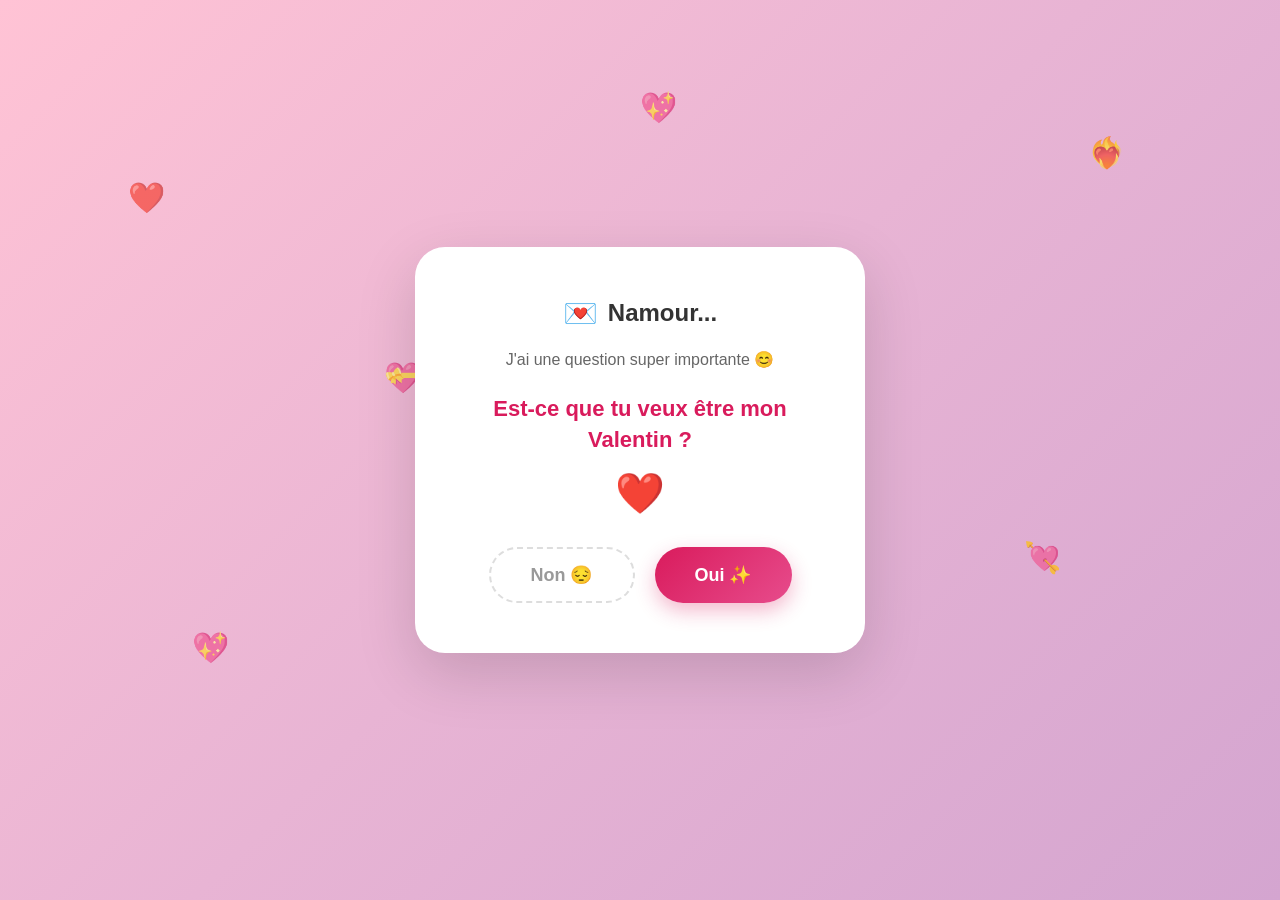
<file: index.html>
<!DOCTYPE html>
<html lang="fr">
<head>
    <meta charset="UTF-8">
    <meta name="viewport" content="width=device-width, initial-scale=1.0">
    <title>Namour ❤️</title>
    <link rel="stylesheet" href="style.css">
    
</head>
<body>
    <!-- Cœurs flottants -->
    <div class="heart">❤️</div>
    <div class="heart">❤️‍🔥</div>
    <div class="heart">💖</div>
    <div class="heart">💘</div>
    <div class="heart">💖</div>
    <div class="heart">💝</div>

    <!-- Carte principale -->
    <div class="card">
        <div class="card-header">
            <span class="emoji">💌</span>
            <span>Namour...</span>
        </div>
        
        <p class="subtitle">J'ai une question super importante 😊</p>
        
        <p class="question">Est-ce que tu veux être mon Valentin ?</p>
        
        <div class="heart-icon">❤️</div>
        
        <div class="buttons">
            <button class="btn btn-non" id="btnNon">Non 😔</button>
            <button class="btn btn-oui" id="btnOui">Oui ✨</button>
        </div>
        
        <div class="success-message" id="successMsg">
            🎉❤️ Hihi ! <br>Je t'aime fort mon amour et j'ai hâte d'évoluer, découvrir le monde et grandir encore avec toi! 😍</br>
        </div>
    </div>

    <script src="script.js"></script>
</body>
</html>
</file>
<file: style.css>
* {
    margin: 0;
    padding: 0;
    box-sizing: border-box;
}

body {
    font-family: -apple-system, BlinkMacSystemFont, 'Segoe UI', Roboto, 'Helvetica Neue', Arial, sans-serif;
    min-height: 100vh;
    background: linear-gradient(135deg, #ffc3d5 0%, #e8b4d4 50%, #d4a5d0 100%);
    display: flex;
    justify-content: center;
    align-items: center;
    overflow: hidden;
    position: relative;
}

/* Animation des cœurs flottants */
.heart {
    position: absolute;
    font-size: 30px;
    animation: float 6s infinite ease-in-out;
    opacity: 0.7;
}

@keyframes float {
    0%, 100% {
        transform: translateY(0) rotate(0deg);
    }
    50% {
        transform: translateY(-20px) rotate(10deg);
    }
}

.heart:nth-child(1) { left: 10%; top: 20%; animation-delay: 0s; }
.heart:nth-child(2) { left: 85%; top: 15%; animation-delay: 1s; }
.heart:nth-child(3) { left: 15%; top: 70%; animation-delay: 2s; }
.heart:nth-child(4) { left: 80%; top: 60%; animation-delay: 3s; }
.heart:nth-child(5) { left: 50%; top: 10%; animation-delay: 1.5s; }
.heart:nth-child(6) { left: 30%; top: 40%; animation-delay: 2.5s; }

/* Carte principale */
.card {
    background: white;
    border-radius: 30px;
    padding: 50px 40px;
    box-shadow: 0 20px 60px rgba(0, 0, 0, 0.15);
    text-align: center;
    max-width: 450px;
    width: 90%;
    position: relative;
    z-index: 10;
    animation: slideIn 0.6s ease-out;
}

@keyframes slideIn {
    from {
        opacity: 0;
        transform: translateY(50px);
    }
    to {
        opacity: 1;
        transform: translateY(0);
    }
}

.card-header {
    display: flex;
    align-items: center;
    justify-content: center;
    gap: 10px;
    margin-bottom: 20px;
    font-size: 24px;
    font-weight: 600;
    color: #333;
}

.card-header .emoji {
    font-size: 28px;
    animation: pulse 1.5s infinite;
}

@keyframes pulse {
    0%, 100% {
        transform: scale(1);
    }
    50% {
        transform: scale(1.1);
    }
}

.subtitle {
    color: #666;
    margin-bottom: 25px;
    font-size: 16px;
}

.question {
    color: #d91b5c;
    font-size: 22px;
    font-weight: 700;
    margin-bottom: 15px;
    line-height: 1.4;
}

.heart-icon {
    font-size: 40px;
    margin-bottom: 30px;
    animation: heartbeat 1.2s infinite;
}

@keyframes heartbeat {
    0%, 100% {
        transform: scale(1);
    }
    25% {
        transform: scale(1.1);
    }
    50% {
        transform: scale(1);
    }
}

/* Boutons */
.buttons {
    display: flex;
    gap: 20px;
    justify-content: center;
    margin-top: 30px;
}

.btn {
    padding: 15px 40px;
    border-radius: 50px;
    border: none;
    font-size: 18px;
    font-weight: 600;
    cursor: pointer;
    transition: all 0.3s ease;
    font-family: inherit;
    position: relative;
}

.btn-non {
    background: white;
    color: #999;
    border: 2px dashed #ddd;
}

.btn-non:hover {
    transform: translateX(-10px) scale(0.95);
    background: #f5f5f5;
}

.btn-oui {
    background: linear-gradient(135deg, #d91b5c 0%, #e74c8c 100%);
    color: white;
    box-shadow: 0 8px 20px rgba(217, 27, 92, 0.3);
    animation: shine 2s infinite;
}

@keyframes shine {
    0%, 100% {
        box-shadow: 0 8px 20px rgba(217, 27, 92, 0.3);
    }
    50% {
        box-shadow: 0 8px 30px rgba(217, 27, 92, 0.5);
    }
}

.btn-oui:hover {
    transform: scale(1.08);
    box-shadow: 0 12px 35px rgba(217, 27, 92, 0.4);
}

.btn-oui:active {
    transform: scale(0.95);
}

/* Message de succès */
.success-message {
    display: none;
    font-size: 24px;
    color: #d91b5c;
    font-weight: 700;
    margin-top: 30px;
    animation: fadeIn 0.6s ease-out;
}

@keyframes fadeIn {
    from {
        opacity: 0;
        transform: translateY(-20px);
    }
    to {
        opacity: 1;
        transform: translateY(0);
    }
}

.confetti {
    position: absolute;
    width: 10px;
    height: 10px;
    background: #d91b5c;
    animation: confettiFall 3s linear;
}

@keyframes confettiFall {
    to {
        transform: translateY(100vh) rotate(360deg);
        opacity: 0;
    }
}
</file>
<file: saint-valentin.css>
* {
    margin: 0;
    padding: 0;
    box-sizing: border-box;
}

body {
    font-family: -apple-system, BlinkMacSystemFont, 'Segoe UI', Roboto, 'Helvetica Neue', Arial, sans-serif;
    min-height: 100vh;
    background: linear-gradient(135deg, #ffc3d5 0%, #e8b4d4 50%, #d4a5d0 100%);
    display: flex;
    justify-content: center;
    align-items: center;
    overflow: hidden;
    position: relative;
}

/* Animation des cœurs flottants */
.heart {
    position: absolute;
    font-size: 30px;
    animation: float 6s infinite ease-in-out;
    opacity: 0.7;
}

@keyframes float {
    0%, 100% {
        transform: translateY(0) rotate(0deg);
    }
    50% {
        transform: translateY(-20px) rotate(10deg);
    }
}

.heart:nth-child(1) { left: 10%; top: 20%; animation-delay: 0s; }
.heart:nth-child(2) { left: 85%; top: 15%; animation-delay: 1s; }
.heart:nth-child(3) { left: 15%; top: 70%; animation-delay: 2s; }
.heart:nth-child(4) { left: 80%; top: 60%; animation-delay: 3s; }
.heart:nth-child(5) { left: 50%; top: 10%; animation-delay: 1.5s; }
.heart:nth-child(6) { left: 30%; top: 40%; animation-delay: 2.5s; }

/* Carte principale */
.card {
    background: white;
    border-radius: 30px;
    padding: 50px 40px;
    box-shadow: 0 20px 60px rgba(0, 0, 0, 0.15);
    text-align: center;
    max-width: 450px;
    width: 90%;
    position: relative;
    z-index: 10;
    animation: slideIn 0.6s ease-out;
}

@keyframes slideIn {
    from {
        opacity: 0;
        transform: translateY(50px);
    }
    to {
        opacity: 1;
        transform: translateY(0);
    }
}

.card-header {
    display: flex;
    align-items: center;
    justify-content: center;
    gap: 10px;
    margin-bottom: 20px;
    font-size: 24px;
    font-weight: 600;
    color: #333;
}

.card-header .emoji {
    font-size: 28px;
    animation: pulse 1.5s infinite;
}

@keyframes pulse {
    0%, 100% {
        transform: scale(1);
    }
    50% {
        transform: scale(1.1);
    }
}

.subtitle {
    color: #666;
    margin-bottom: 25px;
    font-size: 16px;
}

.question {
    color: #d91b5c;
    font-size: 22px;
    font-weight: 700;
    margin-bottom: 15px;
    line-height: 1.4;
}

.heart-icon {
    font-size: 40px;
    margin-bottom: 30px;
    animation: heartbeat 1.2s infinite;
}

@keyframes heartbeat {
    0%, 100% {
        transform: scale(1);
    }
    25% {
        transform: scale(1.1);
    }
    50% {
        transform: scale(1);
    }
}

/* Boutons */
.buttons {
    display: flex;
    gap: 20px;
    justify-content: center;
    margin-top: 30px;
}

.btn {
    padding: 15px 40px;
    border-radius: 50px;
    border: none;
    font-size: 18px;
    font-weight: 600;
    cursor: pointer;
    transition: all 0.3s ease;
    font-family: inherit;
    position: relative;
}

.btn-non {
    background: white;
    color: #999;
    border: 2px dashed #ddd;
}

.btn-non:hover {
    transform: translateX(-10px) scale(0.95);
    background: #f5f5f5;
}

.btn-oui {
    background: linear-gradient(135deg, #d91b5c 0%, #e74c8c 100%);
    color: white;
    box-shadow: 0 8px 20px rgba(217, 27, 92, 0.3);
    animation: shine 2s infinite;
}

@keyframes shine {
    0%, 100% {
        box-shadow: 0 8px 20px rgba(217, 27, 92, 0.3);
    }
    50% {
        box-shadow: 0 8px 30px rgba(217, 27, 92, 0.5);
    }
}

.btn-oui:hover {
    transform: scale(1.08);
    box-shadow: 0 12px 35px rgba(217, 27, 92, 0.4);
}

.btn-oui:active {
    transform: scale(0.95);
}

/* Message de succès */
.success-message {
    display: none;
    font-size: 24px;
    color: #d91b5c;
    font-weight: 700;
    margin-top: 30px;
    animation: fadeIn 0.6s ease-out;
}

@keyframes fadeIn {
    from {
        opacity: 0;
        transform: translateY(-20px);
    }
    to {
        opacity: 1;
        transform: translateY(0);
    }
}

.confetti {
    position: absolute;
    width: 10px;
    height: 10px;
    background: #d91b5c;
    animation: confettiFall 3s linear;
}

@keyframes confettiFall {
    to {
        transform: translateY(100vh) rotate(360deg);
        opacity: 0;
    }
}
</file>
